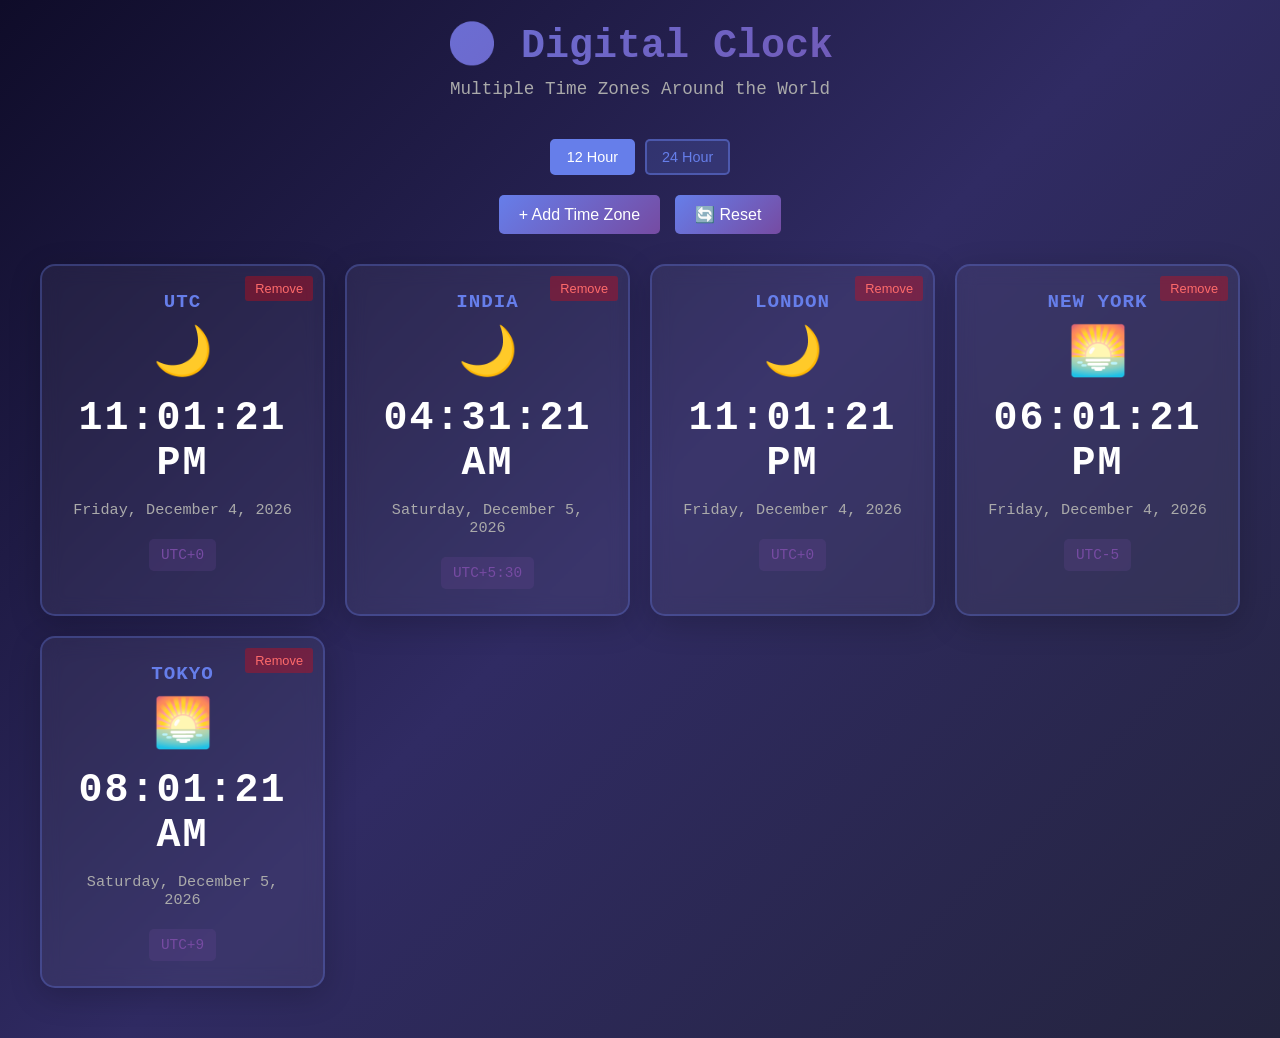
<file: clock.html>
<!DOCTYPE html>
<html lang="en">
<head>
    <meta charset="UTF-8">
    <meta name="viewport" content="width=device-width, initial-scale=1.0">
    <title>Digital Clock - Multiple Time Zones</title>
    <style>
        * {
            margin: 0;
            padding: 0;
            box-sizing: border-box;
        }
        
        body {
            font-family: 'Courier New', monospace;
            background: linear-gradient(135deg, #0f0c29 0%, #302b63 50%, #24243e 100%);
            min-height: 100vh;
            display: flex;
            justify-content: center;
            align-items: center;
            padding: 20px;
        }
        
        .container {
            width: 100%;
            max-width: 1200px;
        }
        
        .header {
            text-align: center;
            margin-bottom: 40px;
            color: #fff;
        }
        
        .header h1 {
            font-size: 2.5em;
            margin-bottom: 10px;
            background: linear-gradient(135deg, #667eea 0%, #764ba2 100%);
            -webkit-background-clip: text;
            -webkit-text-fill-color: transparent;
            background-clip: text;
        }
        
        .header p {
            font-size: 1.1em;
            color: #aaa;
        }
        
        .controls {
            display: flex;
            justify-content: center;
            gap: 15px;
            margin-bottom: 30px;
            flex-wrap: wrap;
        }
        
        .btn {
            padding: 10px 20px;
            background: linear-gradient(135deg, #667eea 0%, #764ba2 100%);
            border: none;
            color: #fff;
            border-radius: 5px;
            cursor: pointer;
            font-size: 1em;
            transition: all 0.3s;
        }
        
        .btn:hover {
            transform: translateY(-2px);
            box-shadow: 0 5px 20px rgba(102, 126, 234, 0.4);
        }
        
        .btn:active {
            transform: translateY(0);
        }
        
        .clock-grid {
            display: grid;
            grid-template-columns: repeat(auto-fit, minmax(280px, 1fr));
            gap: 20px;
            margin-bottom: 30px;
        }
        
        .clock-card {
            background: rgba(255, 255, 255, 0.05);
            backdrop-filter: blur(10px);
            border: 2px solid rgba(102, 126, 234, 0.3);
            border-radius: 15px;
            padding: 25px;
            text-align: center;
            color: #fff;
            box-shadow: 0 8px 32px rgba(0, 0, 0, 0.2);
            transition: all 0.3s;
        }
        
        .clock-card:hover {
            border-color: rgba(102, 126, 234, 0.8);
            box-shadow: 0 8px 32px rgba(102, 126, 234, 0.2);
            transform: translateY(-5px);
        }
        
        .timezone-name {
            font-size: 1.2em;
            color: #667eea;
            font-weight: bold;
            margin-bottom: 10px;
            text-transform: uppercase;
            letter-spacing: 1px;
        }
        
        .time-display {
            font-size: 2.5em;
            font-weight: bold;
            color: #fff;
            margin: 15px 0;
            font-family: 'Courier New', monospace;
            letter-spacing: 2px;
        }
        
        .date-display {
            font-size: 0.95em;
            color: #aaa;
            margin-bottom: 10px;
        }
        
        .offset {
            font-size: 0.9em;
            color: #764ba2;
            padding: 8px 12px;
            background: rgba(118, 75, 162, 0.2);
            border-radius: 5px;
            display: inline-block;
            margin-top: 10px;
        }
        
        .day-night {
            font-size: 3em;
            margin: 10px 0;
        }
        
        .add-timezone {
            background: rgba(255, 255, 255, 0.05);
            backdrop-filter: blur(10px);
            border: 2px dashed rgba(102, 126, 234, 0.5);
            border-radius: 15px;
            padding: 25px;
            text-align: center;
            color: #fff;
            cursor: pointer;
            transition: all 0.3s;
            min-height: 220px;
            display: flex;
            flex-direction: column;
            justify-content: center;
            align-items: center;
        }
        
        .add-timezone:hover {
            border-color: rgba(102, 126, 234, 0.8);
            background: rgba(102, 126, 234, 0.1);
        }
        
        .add-timezone h3 {
            font-size: 1.5em;
            margin-bottom: 10px;
        }
        
        .timezone-selector {
            width: 100%;
            padding: 10px;
            background: #0f0c29;
            color: #fff;
            border: 2px solid #667eea;
            border-radius: 5px;
            font-size: 0.95em;
            margin-top: 10px;
            cursor: pointer;
        }
        
        .modal {
            display: none;
            position: fixed;
            z-index: 1000;
            left: 0;
            top: 0;
            width: 100%;
            height: 100%;
            background-color: rgba(0, 0, 0, 0.8);
            backdrop-filter: blur(5px);
        }
        
        .modal.active {
            display: flex;
            justify-content: center;
            align-items: center;
        }
        
        .modal-content {
            background: #0f0c29;
            padding: 30px;
            border-radius: 15px;
            border: 2px solid #667eea;
            max-width: 500px;
            width: 90%;
            max-height: 80vh;
            overflow-y: auto;
            color: #fff;
        }
        
        .modal-content h2 {
            margin-bottom: 20px;
            color: #667eea;
        }
        
        .timezone-list {
            display: flex;
            flex-direction: column;
            gap: 8px;
        }
        
        .timezone-option {
            padding: 12px;
            background: rgba(102, 126, 234, 0.1);
            border: 1px solid rgba(102, 126, 234, 0.3);
            border-radius: 5px;
            cursor: pointer;
            transition: all 0.3s;
            text-align: left;
        }
        
        .timezone-option:hover {
            background: rgba(102, 126, 234, 0.3);
            border-color: #667eea;
        }
        
        .close-modal {
            float: right;
            font-size: 2em;
            font-weight: bold;
            cursor: pointer;
            color: #667eea;
        }
        
        .close-modal:hover {
            color: #764ba2;
        }
        
        .remove-btn {
            position: absolute;
            top: 10px;
            right: 10px;
            background: rgba(255, 0, 0, 0.3);
            border: none;
            color: #ff6b6b;
            padding: 5px 10px;
            border-radius: 3px;
            cursor: pointer;
            font-size: 0.8em;
            transition: all 0.3s;
        }
        
        .remove-btn:hover {
            background: rgba(255, 0, 0, 0.6);
        }
        
        .clock-card {
            position: relative;
        }
        
        .format-toggle {
            display: flex;
            justify-content: center;
            gap: 10px;
            margin-bottom: 20px;
        }
        
        .format-btn {
            padding: 8px 15px;
            background: rgba(102, 126, 234, 0.2);
            border: 2px solid rgba(102, 126, 234, 0.5);
            color: #667eea;
            border-radius: 5px;
            cursor: pointer;
            font-size: 0.9em;
            transition: all 0.3s;
        }
        
        .format-btn.active {
            background: #667eea;
            color: #fff;
            border-color: #667eea;
        }
        
        @media (max-width: 768px) {
            .header h1 {
                font-size: 1.8em;
            }
            
            .time-display {
                font-size: 1.8em;
            }
            
            .clock-grid {
                grid-template-columns: 1fr;
            }
        }
    </style>
</head>
<body>
    <div class="container">
        <div class="header">
            <h1>🕐 Digital Clock</h1>
            <p>Multiple Time Zones Around the World</p>
        </div>
        
        <div class="format-toggle">
            <button class="format-btn active" onclick="setFormat('12')">12 Hour</button>
            <button class="format-btn" onclick="setFormat('24')">24 Hour</button>
        </div>
        
        <div class="controls">
            <button class="btn" onclick="openTimezoneModal()">+ Add Time Zone</button>
            <button class="btn" onclick="resetToDefault()">🔄 Reset</button>
        </div>
        
        <div class="clock-grid" id="clockGrid">
            <!-- Clocks will be added here -->
        </div>
    </div>
    
    <!-- Modal for selecting timezone -->
    <div id="timezoneModal" class="modal">
        <div class="modal-content">
            <span class="close-modal" onclick="closeTimezoneModal()">&times;</span>
            <h2>Select a Time Zone</h2>
            <div class="timezone-list" id="timezoneList">
                <!-- Timezones will be added here -->
            </div>
        </div>
    </div>
    
    <script>
        const timezones = [
            { name: 'UTC', offset: 'UTC+0', tzName: 'UTC' },
            { name: 'London', offset: 'UTC+0', tzName: 'Europe/London' },
            { name: 'Paris', offset: 'UTC+1', tzName: 'Europe/Paris' },
            { name: 'Dubai', offset: 'UTC+4', tzName: 'Asia/Dubai' },
            { name: 'India', offset: 'UTC+5:30', tzName: 'Asia/Kolkata' },
            { name: 'Bangkok', offset: 'UTC+7', tzName: 'Asia/Bangkok' },
            { name: 'Hong Kong', offset: 'UTC+8', tzName: 'Asia/Hong_Kong' },
            { name: 'Tokyo', offset: 'UTC+9', tzName: 'Asia/Tokyo' },
            { name: 'Sydney', offset: 'UTC+10', tzName: 'Australia/Sydney' },
            { name: 'Los Angeles', offset: 'UTC-8', tzName: 'America/Los_Angeles' },
            { name: 'New York', offset: 'UTC-5', tzName: 'America/New_York' },
            { name: 'Chicago', offset: 'UTC-6', tzName: 'America/Chicago' },
            { name: 'Denver', offset: 'UTC-7', tzName: 'America/Denver' },
            { name: 'Mexico City', offset: 'UTC-6', tzName: 'America/Mexico_City' },
            { name: 'Sao Paulo', offset: 'UTC-3', tzName: 'America/Sao_Paulo' },
            { name: 'Toronto', offset: 'UTC-5', tzName: 'America/Toronto' },
            { name: 'Singapore', offset: 'UTC+8', tzName: 'Asia/Singapore' },
            { name: 'Istanbul', offset: 'UTC+3', tzName: 'Europe/Istanbul' },
            { name: 'Moscow', offset: 'UTC+3', tzName: 'Europe/Moscow' },
            { name: 'Seoul', offset: 'UTC+9', tzName: 'Asia/Seoul' },
        ];
        
        let selectedTimezones = ['UTC', 'Asia/Kolkata', 'Europe/London', 'America/New_York', 'Asia/Tokyo'];
        let timeFormat = '12'; // 12 or 24 hour format
        
        function openTimezoneModal() {
            const modal = document.getElementById('timezoneModal');
            const list = document.getElementById('timezoneList');
            list.innerHTML = '';
            
            timezones.forEach(tz => {
                const div = document.createElement('div');
                div.className = 'timezone-option';
                div.textContent = `${tz.name} (${tz.offset})`;
                div.onclick = () => {
                    if (!selectedTimezones.includes(tz.tzName)) {
                        selectedTimezones.push(tz.tzName);
                        updateClocks();
                    }
                    closeTimezoneModal();
                };
                list.appendChild(div);
            });
            
            modal.classList.add('active');
        }
        
        function closeTimezoneModal() {
            document.getElementById('timezoneModal').classList.remove('active');
        }
        
        function setFormat(format) {
            timeFormat = format;
            document.querySelectorAll('.format-btn').forEach(btn => btn.classList.remove('active'));
            event.target.classList.add('active');
            updateClocks();
        }
        
        function getTimeInTimezone(tzName) {
            const now = new Date();
            const time = new Date(now.toLocaleString('en-US', { timeZone: tzName }));
            return time;
        }
        
        function formatTime(date, format) {
            const hours = String(date.getHours()).padStart(2, '0');
            const minutes = String(date.getMinutes()).padStart(2, '0');
            const seconds = String(date.getSeconds()).padStart(2, '0');
            
            if (format === '12') {
                let hour12 = date.getHours() % 12;
                if (hour12 === 0) hour12 = 12;
                const ampm = date.getHours() >= 12 ? 'PM' : 'AM';
                return `${String(hour12).padStart(2, '0')}:${minutes}:${seconds} ${ampm}`;
            } else {
                return `${hours}:${minutes}:${seconds}`;
            }
        }
        
        function getDayNightEmoji(date) {
            const hour = date.getHours();
            if (hour >= 5 && hour < 12) return '🌅';
            if (hour >= 12 && hour < 17) return '☀️';
            if (hour >= 17 && hour < 21) return '🌅';
            return '🌙';
        }
        
        function getTimezoneName(tzName) {
            const tz = timezones.find(t => t.tzName === tzName);
            return tz ? tz.name : tzName;
        }
        
        function removeTimezone(tzName) {
            selectedTimezones = selectedTimezones.filter(tz => tz !== tzName);
            updateClocks();
        }
        
        function updateClocks() {
            const grid = document.getElementById('clockGrid');
            grid.innerHTML = '';
            
            selectedTimezones.forEach(tzName => {
                const time = getTimeInTimezone(tzName);
                const card = document.createElement('div');
                card.className = 'clock-card';
                
                const tz = timezones.find(t => t.tzName === tzName);
                const name = tz ? tz.name : tzName;
                const offset = tz ? tz.offset : 'UTC';
                
                card.innerHTML = `
                    ${selectedTimezones.length > 1 ? `<button class="remove-btn" onclick="removeTimezone('${tzName}')">Remove</button>` : ''}
                    <div class="timezone-name">${name}</div>
                    <div class="day-night">${getDayNightEmoji(time)}</div>
                    <div class="time-display">${formatTime(time, timeFormat)}</div>
                    <div class="date-display">${time.toLocaleDateString('en-US', { weekday: 'long', year: 'numeric', month: 'long', day: 'numeric' })}</div>
                    <div class="offset">${offset}</div>
                `;
                grid.appendChild(card);
            });
        }
        
        function resetToDefault() {
            selectedTimezones = ['UTC', 'Asia/Kolkata', 'Europe/London', 'America/New_York', 'Asia/Tokyo'];
            timeFormat = '12';
            document.querySelectorAll('.format-btn').forEach(btn => btn.classList.remove('active'));
            document.querySelector('.format-btn').classList.add('active');
            updateClocks();
        }
        
        // Update clocks every second
        setInterval(updateClocks, 1000);
        
        // Initial update
        updateClocks();
    </script>
</body>
</html>
</file>
